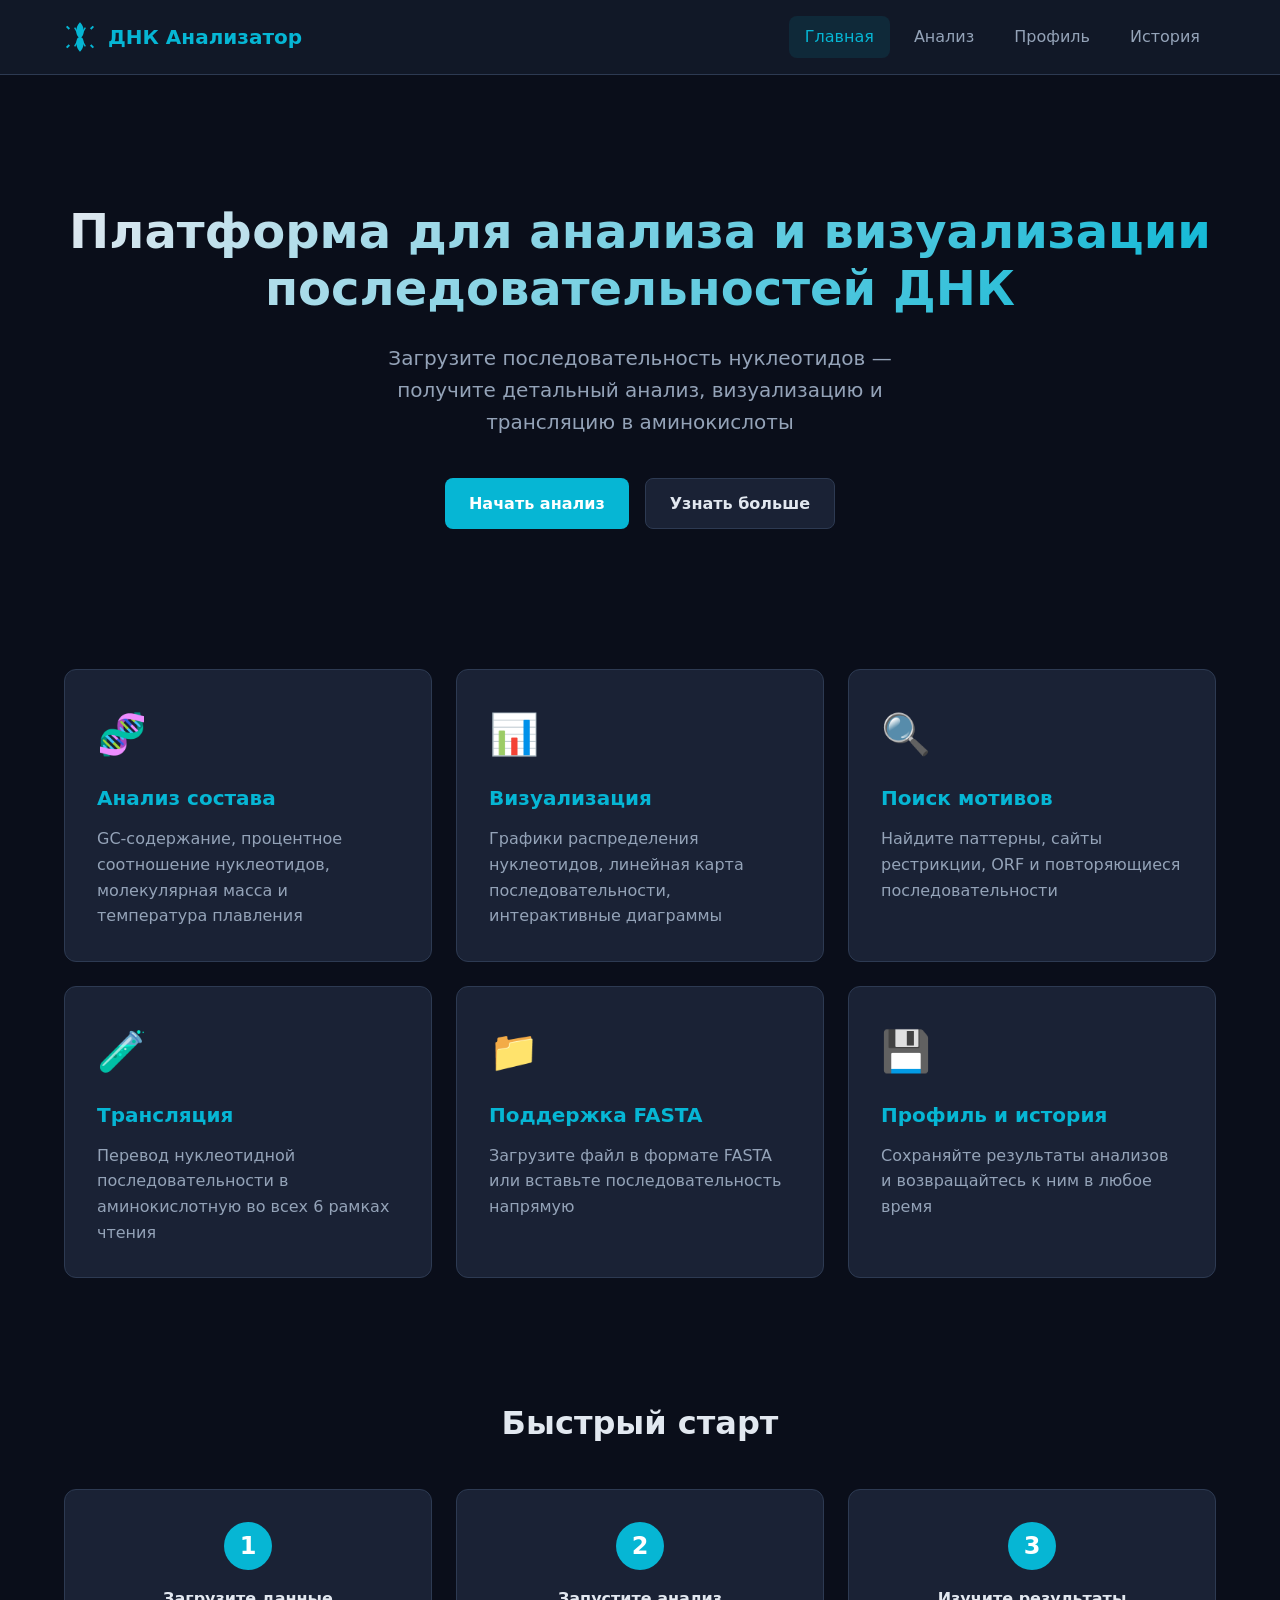
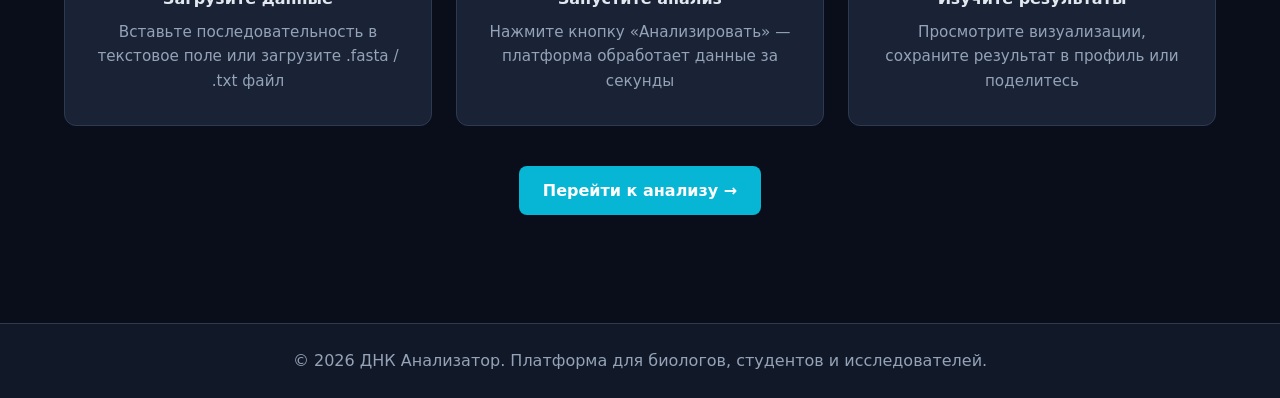
<file: index.html>
<!DOCTYPE html>
<html lang="ru">
<head>
    <meta charset="UTF-8">
    <meta name="viewport" content="width=device-width, initial-scale=1.0">
    <title>ДНК Анализатор — Платформа для анализа последовательностей</title>
    <link rel="stylesheet" href="css/style.css">
</head>
<body>
    <header class="header">
        <div class="container">
            <div class="logo">
                <svg class="dna-icon" viewBox="0 0 24 24" width="32" height="32">
                    <path fill="currentColor" d="M12 2C10.5 3.5 10 6 10 8C10 10 10.5 11 12 12C13.5 11 14 10 14 8C14 6 13.5 3.5 12 2ZM12 22C13.5 20.5 14 18 14 16C14 14 13.5 13 12 12C10.5 13 10 14 10 16C10 18 10.5 20.5 12 22ZM4 6L2 4M20 6L22 4M4 18L2 20M20 18L22 20" stroke="currentColor" stroke-width="1.5" fill="none"/>
                    <line x1="8" y1="5" x2="16" y2="19" stroke="currentColor" stroke-width="1"/>
                    <line x1="16" y1="5" x2="8" y2="19" stroke="currentColor" stroke-width="1"/>
                </svg>
                <span>ДНК Анализатор</span>
            </div>
            <nav class="nav">
                <a href="index.html" class="nav-link active">Главная</a>
                <a href="analysis.html" class="nav-link">Анализ</a>
                <a href="profile.html" class="nav-link">Профиль</a>
                <a href="history.html" class="nav-link">История</a>
            </nav>
        </div>
    </header>

    <main class="main">
        <div class="container">
            <section class="hero">
                <h1>Платформа для анализа и визуализации<br>последовательностей ДНК</h1>
                <p class="hero-subtitle">Загрузите последовательность нуклеотидов — получите детальный анализ, визуализацию и трансляцию в аминокислоты</p>
                <div class="hero-actions">
                    <a href="analysis.html" class="btn btn-primary">Начать анализ</a>
                    <a href="#features" class="btn btn-secondary">Узнать больше</a>
                </div>
            </section>

            <section class="features" id="features">
                <div class="features-grid">
                    <div class="feature-card">
                        <div class="feature-icon">&#x1F9EC;</div>
                        <h3>Анализ состава</h3>
                        <p>GC-содержание, процентное соотношение нуклеотидов, молекулярная масса и температура плавления</p>
                    </div>
                    <div class="feature-card">
                        <div class="feature-icon">&#x1F4CA;</div>
                        <h3>Визуализация</h3>
                        <p>Графики распределения нуклеотидов, линейная карта последовательности, интерактивные диаграммы</p>
                    </div>
                    <div class="feature-card">
                        <div class="feature-icon">&#x1F50D;</div>
                        <h3>Поиск мотивов</h3>
                        <p>Найдите паттерны, сайты рестрикции, ORF и повторяющиеся последовательности</p>
                    </div>
                    <div class="feature-card">
                        <div class="feature-icon">&#x1F9EA;</div>
                        <h3>Трансляция</h3>
                        <p>Перевод нуклеотидной последовательности в аминокислотную во всех 6 рамках чтения</p>
                    </div>
                    <div class="feature-card">
                        <div class="feature-icon">&#x1F4C1;</div>
                        <h3>Поддержка FASTA</h3>
                        <p>Загрузите файл в формате FASTA или вставьте последовательность напрямую</p>
                    </div>
                    <div class="feature-card">
                        <div class="feature-icon">&#x1F4BE;</div>
                        <h3>Профиль и история</h3>
                        <p>Сохраняйте результаты анализов и возвращайтесь к ним в любое время</p>
                    </div>
                </div>
            </section>

            <section class="quick-start">
                <h2>Быстрый старт</h2>
                <div class="quick-start-grid">
                    <div class="qs-card">
                        <div class="qs-number">1</div>
                        <h4>Загрузите данные</h4>
                        <p>Вставьте последовательность в текстовое поле или загрузите .fasta / .txt файл</p>
                    </div>
                    <div class="qs-card">
                        <div class="qs-number">2</div>
                        <h4>Запустите анализ</h4>
                        <p>Нажмите кнопку «Анализировать» — платформа обработает данные за секунды</p>
                    </div>
                    <div class="qs-card">
                        <div class="qs-number">3</div>
                        <h4>Изучите результаты</h4>
                        <p>Просмотрите визуализации, сохраните результат в профиль или поделитесь</p>
                    </div>
                </div>
                <a href="analysis.html" class="btn btn-primary">Перейти к анализу &rarr;</a>
            </section>
        </div>
    </main>

    <footer class="footer">
        <div class="container">
            <p>&copy; 2026 ДНК Анализатор. Платформа для биологов, студентов и исследователей.</p>
        </div>
    </footer>
</body>
</html>
</file>
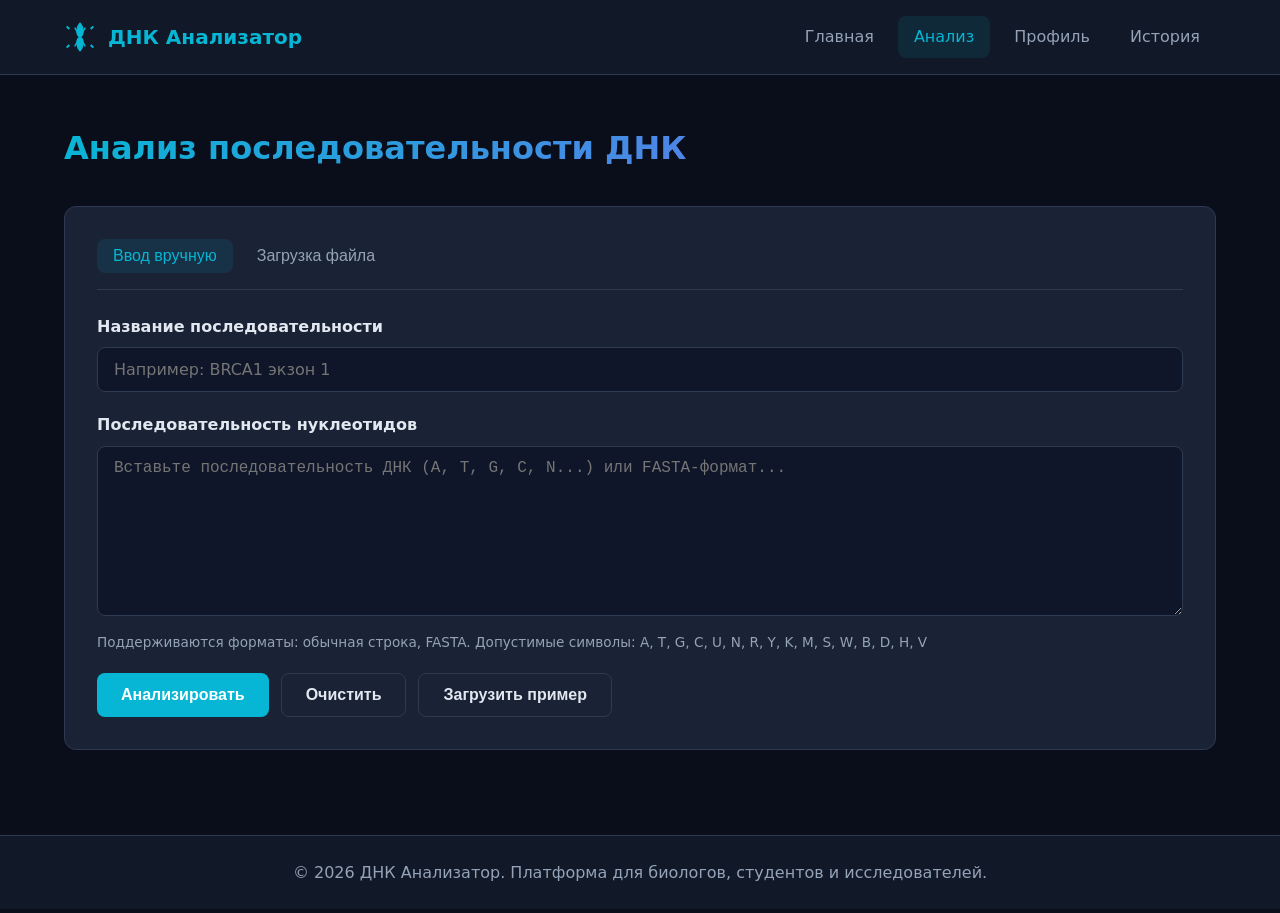
<file: analysis.html>
<!DOCTYPE html>
<html lang="ru">
<head>
    <meta charset="UTF-8">
    <meta name="viewport" content="width=device-width, initial-scale=1.0">
    <title>Анализ последовательности — ДНК Анализатор</title>
    <link rel="stylesheet" href="css/style.css">
</head>
<body>
    <header class="header">
        <div class="container">
            <div class="logo">
                <svg class="dna-icon" viewBox="0 0 24 24" width="32" height="32">
                    <path fill="currentColor" d="M12 2C10.5 3.5 10 6 10 8C10 10 10.5 11 12 12C13.5 11 14 10 14 8C14 6 13.5 3.5 12 2ZM12 22C13.5 20.5 14 18 14 16C14 14 13.5 13 12 12C10.5 13 10 14 10 16C10 18 10.5 20.5 12 22ZM4 6L2 4M20 6L22 4M4 18L2 20M20 18L22 20" stroke="currentColor" stroke-width="1.5" fill="none"/>
                    <line x1="8" y1="5" x2="16" y2="19" stroke="currentColor" stroke-width="1"/>
                    <line x1="16" y1="5" x2="8" y2="19" stroke="currentColor" stroke-width="1"/>
                </svg>
                <span>ДНК Анализатор</span>
            </div>
            <nav class="nav">
                <a href="index.html" class="nav-link">Главная</a>
                <a href="analysis.html" class="nav-link active">Анализ</a>
                <a href="profile.html" class="nav-link">Профиль</a>
                <a href="history.html" class="nav-link">История</a>
            </nav>
        </div>
    </header>

    <main class="main">
        <div class="container">
            <h1 class="page-title">Анализ последовательности ДНК</h1>

            <!-- Ввод данных -->
            <section class="input-section">
                <div class="input-tabs">
                    <button class="tab-btn active" data-tab="manual">Ввод вручную</button>
                    <button class="tab-btn" data-tab="file">Загрузка файла</button>
                </div>

                <div class="tab-content active" id="manual">
                    <div class="form-group">
                        <label for="seqName">Название последовательности</label>
                        <input type="text" id="seqName" placeholder="Например: BRCA1 экзон 1">
                    </div>
                    <div class="form-group">
                        <label for="sequence">Последовательность нуклеотидов</label>
                        <textarea id="sequence" rows="8" placeholder="Вставьте последовательность ДНК (A, T, G, C, N...) или FASTA-формат..."></textarea>
                        <div class="form-hint">Поддерживаются форматы: обычная строка, FASTA. Допустимые символы: A, T, G, C, U, N, R, Y, K, M, S, W, B, D, H, V</div>
                    </div>
                    <div class="form-actions">
                        <button class="btn btn-primary" id="analyzeBtn">Анализировать</button>
                        <button class="btn btn-secondary" id="clearBtn">Очистить</button>
                        <button class="btn btn-secondary" id="sampleBtn">Загрузить пример</button>
                    </div>
                </div>

                <div class="tab-content" id="file">
                    <div class="form-group">
                        <label for="seqNameFile">Название последовательности</label>
                        <input type="text" id="seqNameFile" placeholder="Например: Митохондриальная ДНК">
                    </div>
                    <div class="file-upload" id="fileUpload">
                        <input type="file" id="fileInput" accept=".fasta,.fa,.txt,.seq" hidden>
                        <div class="file-upload-area" id="fileUploadArea">
                            <div class="upload-icon">&#x1F4C1;</div>
                            <p>Перетащите файл сюда или нажмите для выбора</p>
                            <p class="upload-hint">Поддерживаемые форматы: .fasta, .fa, .txt, .seq</p>
                        </div>
                    </div>
                    <div class="file-info" id="fileInfo" style="display:none;">
                        <span id="fileName"></span>
                        <span id="fileSize"></span>
                    </div>
                    <div class="form-actions">
                        <button class="btn btn-primary" id="analyzeFileBtn">Анализировать</button>
                    </div>
                </div>
            </section>

            <!-- Результаты -->
            <section class="results-section" id="resultsSection" style="display:none;">
                <h2>Результаты анализа</h2>

                <!-- Общая статистика -->
                <div class="stats-grid">
                    <div class="stat-card">
                        <div class="stat-value" id="statLength">0</div>
                        <div class="stat-label">Длина (п.н.)</div>
                    </div>
                    <div class="stat-card">
                        <div class="stat-value" id="statGC">0%</div>
                        <div class="stat-label">GC-содержание</div>
                    </div>
                    <div class="stat-card">
                        <div class="stat-value" id="statMW">0</div>
                        <div class="stat-label">Мол. масса (Да)</div>
                    </div>
                    <div class="stat-card">
                        <div class="stat-value" id="statTm">0°C</div>
                        <div class="stat-label">Tm (плавление)</div>
                    </div>
                </div>

                <!-- Состав нуклеотидов -->
                <div class="result-block">
                    <h3>Состав нуклеотидов</h3>
                    <div class="nucleotide-bars" id="nucleotideBars"></div>
                    <div class="chart-container">
                        <canvas id="compositionChart"></canvas>
                    </div>
                </div>

                <!-- Линейная визуализация -->
                <div class="result-block">
                    <h3>Линейная карта последовательности</h3>
                    <div class="sequence-viewer" id="sequenceViewer"></div>
                </div>

                <!-- Поиск мотивов -->
                <div class="result-block">
                    <h3>Поиск мотивов и паттернов</h3>
                    <div class="motif-search">
                        <input type="text" id="motifInput" placeholder="Введите паттерн (например: ATG, GAATTC)">
                        <button class="btn btn-primary" id="searchMotifBtn">Найти</button>
                    </div>
                    <div class="motif-results" id="motifResults"></div>
                </div>

                <!-- Сайты рестрикции -->
                <div class="result-block">
                    <h3>Сайты рестрикции</h3>
                    <div class="restriction-table" id="restrictionTable"></div>
                </div>

                <!-- Трансляция -->
                <div class="result-block">
                    <h3>Трансляция в аминокислоты</h3>
                    <div class="translation-tabs" id="translationTabs"></div>
                    <div class="translation-result" id="translationResult"></div>
                </div>

                <!-- Обратная комплементарная -->
                <div class="result-block">
                    <h3>Обратная комплементарная последовательность</h3>
                    <div class="sequence-output" id="reverseComp"></div>
                    <button class="btn btn-secondary" id="copyRevComp">Копировать</button>
                </div>

                <!-- Действия -->
                <div class="result-actions">
                    <button class="btn btn-primary" id="saveToProfile">Сохранить в профиль</button>
                    <button class="btn btn-secondary" id="exportFasta">Экспорт FASTA</button>
                    <button class="btn btn-secondary" id="exportReport">Скачать отчёт</button>
                </div>
            </section>
        </div>
    </main>

    <footer class="footer">
        <div class="container">
            <p>&copy; 2026 ДНК Анализатор. Платформа для биологов, студентов и исследователей.</p>
        </div>
    </footer>

    <script src="js/analyzer.js"></script>
    <script src="js/visualizer.js"></script>
    <script src="js/storage.js"></script>
    <script src="js/app.js"></script>
</body>
</html>
</file>
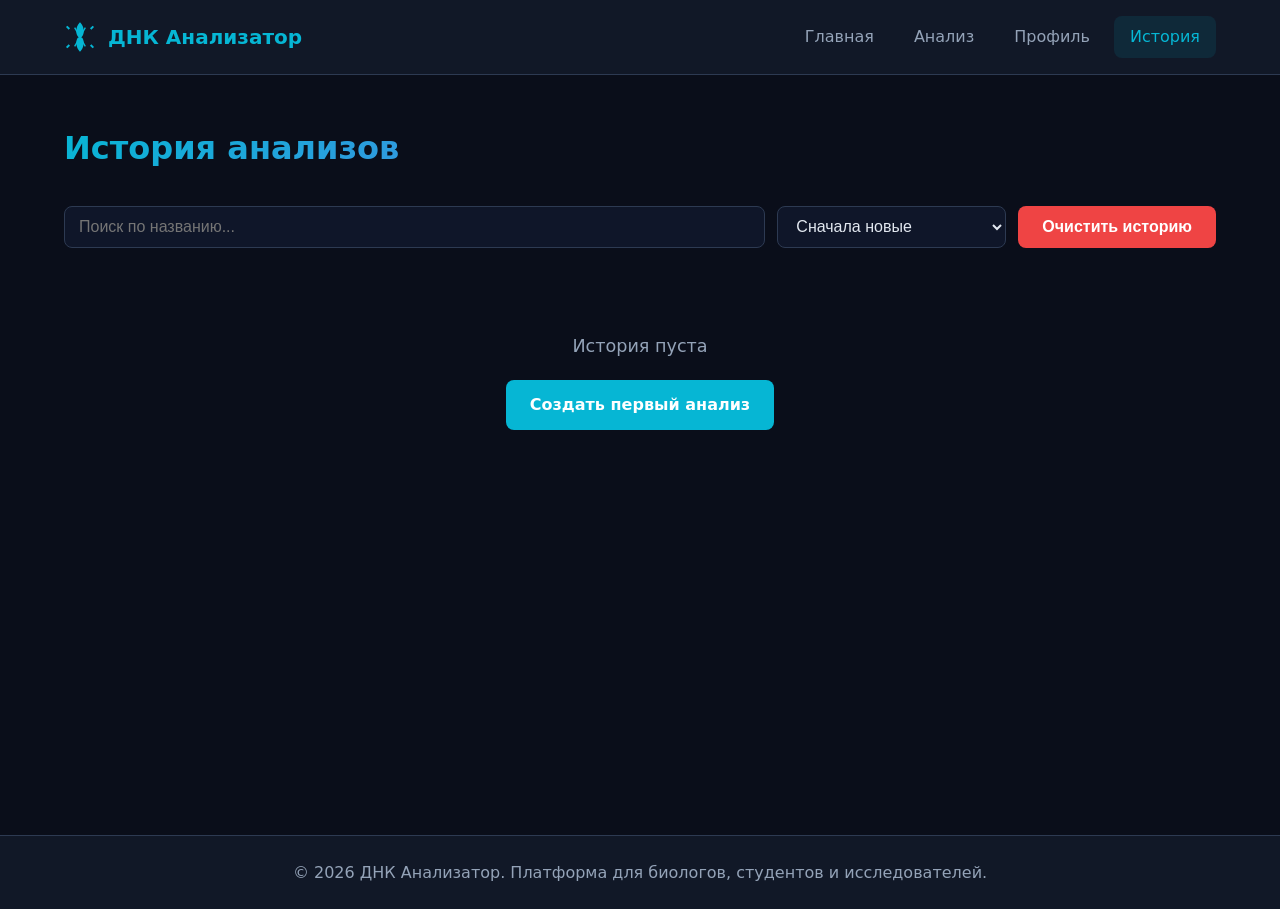
<file: history.html>
<!DOCTYPE html>
<html lang="ru">
<head>
    <meta charset="UTF-8">
    <meta name="viewport" content="width=device-width, initial-scale=1.0">
    <title>История — ДНК Анализатор</title>
    <link rel="stylesheet" href="css/style.css">
</head>
<body>
    <header class="header">
        <div class="container">
            <div class="logo">
                <svg class="dna-icon" viewBox="0 0 24 24" width="32" height="32">
                    <path fill="currentColor" d="M12 2C10.5 3.5 10 6 10 8C10 10 10.5 11 12 12C13.5 11 14 10 14 8C14 6 13.5 3.5 12 2ZM12 22C13.5 20.5 14 18 14 16C14 14 13.5 13 12 12C10.5 13 10 14 10 16C10 18 10.5 20.5 12 22ZM4 6L2 4M20 6L22 4M4 18L2 20M20 18L22 20" stroke="currentColor" stroke-width="1.5" fill="none"/>
                    <line x1="8" y1="5" x2="16" y2="19" stroke="currentColor" stroke-width="1"/>
                    <line x1="16" y1="5" x2="8" y2="19" stroke="currentColor" stroke-width="1"/>
                </svg>
                <span>ДНК Анализатор</span>
            </div>
            <nav class="nav">
                <a href="index.html" class="nav-link">Главная</a>
                <a href="analysis.html" class="nav-link">Анализ</a>
                <a href="profile.html" class="nav-link">Профиль</a>
                <a href="history.html" class="nav-link active">История</a>
            </nav>
        </div>
    </header>

    <main class="main">
        <div class="container">
            <h1 class="page-title">История анализов</h1>

            <div class="history-filters">
                <input type="text" id="historySearch" placeholder="Поиск по названию...">
                <select id="historySort">
                    <option value="newest">Сначала новые</option>
                    <option value="oldest">Сначала старые</option>
                    <option value="longest">По длине (убывание)</option>
                    <option value="shortest">По длине (возрастание)</option>
                </select>
                <button class="btn btn-danger" id="clearHistoryBtn">Очистить историю</button>
            </div>

            <div class="history-list" id="historyList">
                <div class="empty-state">
                    <p>История пуста</p>
                    <a href="analysis.html" class="btn btn-primary">Создать первый анализ</a>
                </div>
            </div>
        </div>
    </main>

    <footer class="footer">
        <div class="container">
            <p>&copy; 2026 ДНК Анализатор. Платформа для биологов, студентов и исследователей.</p>
        </div>
    </footer>

    <script src="js/storage.js"></script>
    <script src="js/history.js"></script>
</body>
</html>
</file>
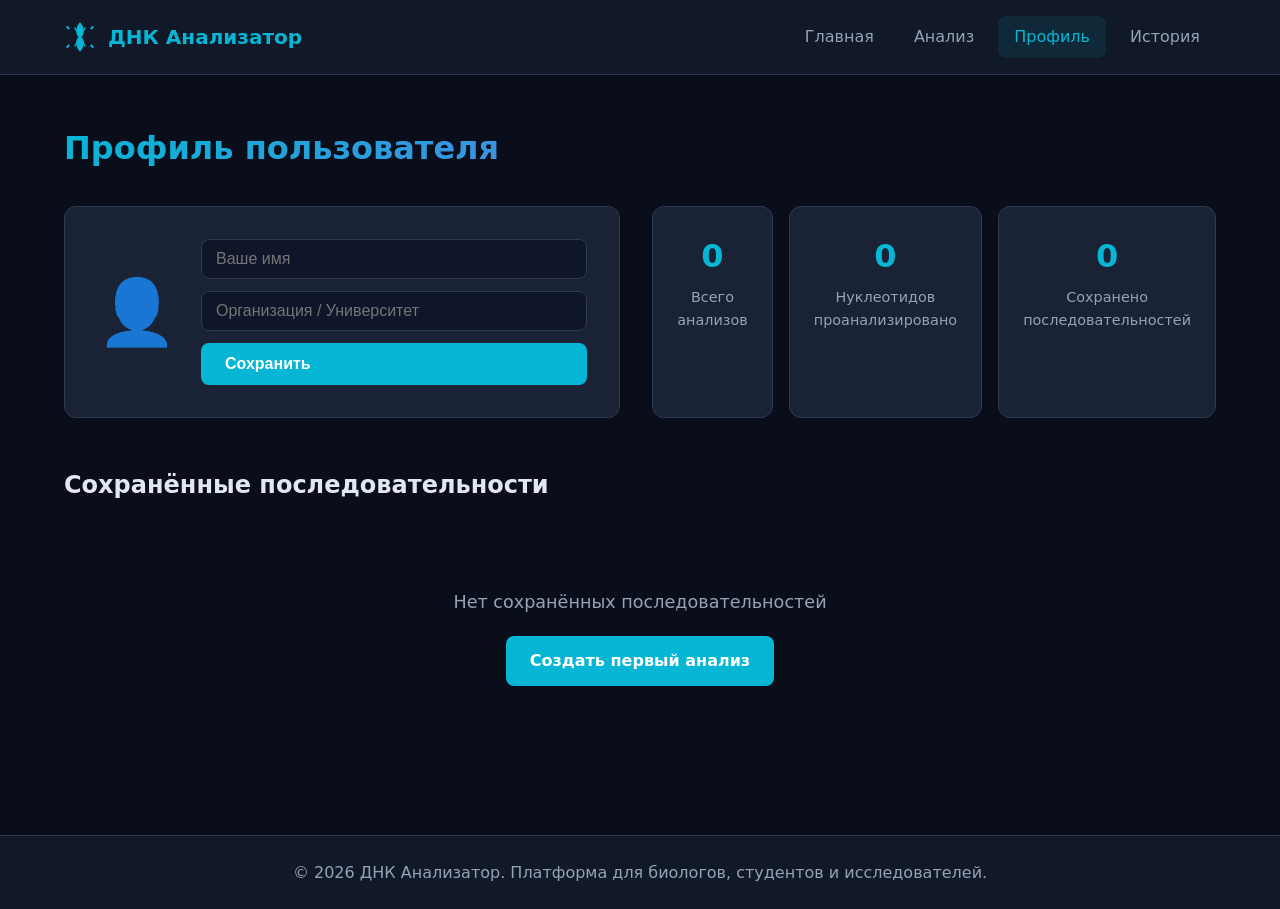
<file: profile.html>
<!DOCTYPE html>
<html lang="ru">
<head>
    <meta charset="UTF-8">
    <meta name="viewport" content="width=device-width, initial-scale=1.0">
    <title>Профиль — ДНК Анализатор</title>
    <link rel="stylesheet" href="css/style.css">
</head>
<body>
    <header class="header">
        <div class="container">
            <div class="logo">
                <svg class="dna-icon" viewBox="0 0 24 24" width="32" height="32">
                    <path fill="currentColor" d="M12 2C10.5 3.5 10 6 10 8C10 10 10.5 11 12 12C13.5 11 14 10 14 8C14 6 13.5 3.5 12 2ZM12 22C13.5 20.5 14 18 14 16C14 14 13.5 13 12 12C10.5 13 10 14 10 16C10 18 10.5 20.5 12 22ZM4 6L2 4M20 6L22 4M4 18L2 20M20 18L22 20" stroke="currentColor" stroke-width="1.5" fill="none"/>
                    <line x1="8" y1="5" x2="16" y2="19" stroke="currentColor" stroke-width="1"/>
                    <line x1="16" y1="5" x2="8" y2="19" stroke="currentColor" stroke-width="1"/>
                </svg>
                <span>ДНК Анализатор</span>
            </div>
            <nav class="nav">
                <a href="index.html" class="nav-link">Главная</a>
                <a href="analysis.html" class="nav-link">Анализ</a>
                <a href="profile.html" class="nav-link active">Профиль</a>
                <a href="history.html" class="nav-link">История</a>
            </nav>
        </div>
    </header>

    <main class="main">
        <div class="container">
            <h1 class="page-title">Профиль пользователя</h1>

            <div class="profile-grid">
                <div class="profile-info">
                    <div class="profile-avatar">&#x1F464;</div>
                    <div class="profile-details">
                        <input type="text" id="userName" class="profile-name-input" placeholder="Ваше имя">
                        <input type="text" id="userOrg" class="profile-org-input" placeholder="Организация / Университет">
                        <button class="btn btn-primary" id="saveProfileBtn">Сохранить</button>
                    </div>
                </div>

                <div class="profile-stats">
                    <div class="stat-card">
                        <div class="stat-value" id="totalAnalyses">0</div>
                        <div class="stat-label">Всего анализов</div>
                    </div>
                    <div class="stat-card">
                        <div class="stat-value" id="totalNucleotides">0</div>
                        <div class="stat-label">Нуклеотидов проанализировано</div>
                    </div>
                    <div class="stat-card">
                        <div class="stat-value" id="savedSequences">0</div>
                        <div class="stat-label">Сохранено последовательностей</div>
                    </div>
                </div>
            </div>

            <section class="saved-sequences">
                <h2>Сохранённые последовательности</h2>
                <div class="sequences-list" id="savedList">
                    <div class="empty-state">
                        <p>Нет сохранённых последовательностей</p>
                        <a href="analysis.html" class="btn btn-primary">Создать первый анализ</a>
                    </div>
                </div>
            </section>
        </div>
    </main>

    <footer class="footer">
        <div class="container">
            <p>&copy; 2026 ДНК Анализатор. Платформа для биологов, студентов и исследователей.</p>
        </div>
    </footer>

    <script src="js/storage.js"></script>
    <script src="js/profile.js"></script>
</body>
</html>
</file>
<file: css/style.css>
/* ===== ДНК Анализатор — Основные стили ===== */

:root {
    --bg-primary: #0a0e1a;
    --bg-secondary: #111827;
    --bg-card: #1a2235;
    --bg-input: #0f1629;
    --text-primary: #e2e8f0;
    --text-secondary: #94a3b8;
    --accent: #06b6d4;
    --accent-hover: #0891b2;
    --accent-glow: rgba(6, 182, 212, 0.3);
    --success: #10b981;
    --warning: #f59e0b;
    --danger: #ef4444;
    --border: #2d3a52;
    --radius: 12px;
    --radius-sm: 8px;
    --shadow: 0 4px 24px rgba(0, 0, 0, 0.3);
    --transition: all 0.3s ease;
}

* {
    margin: 0;
    padding: 0;
    box-sizing: border-box;
}

body {
    font-family: 'Segoe UI', system-ui, -apple-system, sans-serif;
    background: var(--bg-primary);
    color: var(--text-primary);
    line-height: 1.6;
    min-height: 100vh;
}

.container {
    max-width: 1200px;
    margin: 0 auto;
    padding: 0 24px;
}

/* ===== Шапка ===== */
.header {
    background: var(--bg-secondary);
    border-bottom: 1px solid var(--border);
    padding: 16px 0;
    position: sticky;
    top: 0;
    z-index: 100;
    backdrop-filter: blur(10px));
}

.header .container {
    display: flex;
    align-items: center;
    justify-content: space-between;
}

.logo {
    display: flex;
    align-items: center;
    gap: 12px;
    font-size: 1.25rem;
    font-weight: 700;
    color: var(--accent);
}

.dna-icon {
    animation: rotate 20s linear infinite;
}

@keyframes rotate {
    from { transform: rotate(0deg); }
    to { transform: rotate(360deg); }
}

.nav {
    display: flex;
    gap: 8px;
}

.nav-link {
    color: var(--text-secondary);
    text-decoration: none;
    padding: 8px 16px;
    border-radius: var(--radius-sm);
    transition: var(--transition);
    font-weight: 500;
}

.nav-link:hover,
.nav-link.active {
    color: var(--accent);
    background: rgba(6, 182, 212, 0.1);
}

/* ===== Основной контент ===== */
.main {
    padding: 48px 0;
    min-height: calc(100vh - 140px);
}

.page-title {
    font-size: 2rem;
    margin-bottom: 32px;
    background: linear-gradient(135deg, var(--accent), #8b5cf6);
    -webkit-background-clip: text;
    -webkit-text-fill-color: transparent;
    background-clip: text;
}

/* ===== Hero секция ===== */
.hero {
    text-align: center;
    padding: 80px 0;
}

.hero h1 {
    font-size: 3rem;
    line-height: 1.2;
    margin-bottom: 24px;
    background: linear-gradient(135deg, #e2e8f0, var(--accent));
    -webkit-background-clip: text;
    -webkit-text-fill-color: transparent;
    background-clip: text;
}

.hero-subtitle {
    font-size: 1.25rem;
    color: var(--text-secondary);
    max-width: 600px;
    margin: 0 auto 40px;
}

.hero-actions {
    display: flex;
    gap: 16px;
    justify-content: center;
    flex-wrap: wrap;
}

/* ===== Кнопки ===== */
.btn {
    display: inline-flex;
    align-items: center;
    gap: 8px;
    padding: 12px 24px;
    border: none;
    border-radius: var(--radius-sm);
    font-size: 1rem;
    font-weight: 600;
    cursor: pointer;
    transition: var(--transition);
    text-decoration: none;
}

.btn-primary {
    background: var(--accent);
    color: #fff;
}

.btn-primary:hover {
    background: var(--accent-hover);
    box-shadow: 0 0 20px var(--accent-glow);
    transform: translateY(-2px);
}

.btn-secondary {
    background: var(--bg-card);
    color: var(--text-primary);
    border: 1px solid var(--border);
}

.btn-secondary:hover {
    border-color: var(--accent);
    color: var(--accent);
}

.btn-danger {
    background: var(--danger);
    color: #fff;
}

.btn-danger:hover {
    background: #dc2626;
}

/* ===== Карточки ===== */
.features {
    padding: 60px 0;
}

.features-grid {
    display: grid;
    grid-template-columns: repeat(auto-fit, minmax(320px, 1fr));
    gap: 24px;
}

.feature-card {
    background: var(--bg-card);
    border: 1px solid var(--border);
    border-radius: var(--radius);
    padding: 32px;
    transition: var(--transition);
}

.feature-card:hover {
    border-color: var(--accent);
    transform: translateY(-4px);
    box-shadow: var(--shadow);
}

.feature-icon {
    font-size: 2.5rem;
    margin-bottom: 16px;
}

.feature-card h3 {
    font-size: 1.25rem;
    margin-bottom: 12px;
    color: var(--accent);
}

.feature-card p {
    color: var(--text-secondary);
}

/* ===== Быстрый старт ===== */
.quick-start {
    padding: 60px 0;
    text-align: center;
}

.quick-start h2 {
    font-size: 2rem;
    margin-bottom: 40px;
}

.quick-start-grid {
    display: grid;
    grid-template-columns: repeat(auto-fit, minmax(280px, 1fr));
    gap: 24px;
    margin-bottom: 40px;
}

.qs-card {
    background: var(--bg-card);
    border: 1px solid var(--border);
    border-radius: var(--radius);
    padding: 32px;
    position: relative;
}

.qs-number {
    width: 48px;
    height: 48px;
    background: var(--accent);
    color: #fff;
    border-radius: 50%;
    display: flex;
    align-items: center;
    justify-content: center;
    font-size: 1.5rem;
    font-weight: 700;
    margin: 0 auto 16px;
}

.qs-card h4 {
    margin-bottom: 8px;
}

.qs-card p {
    color: var(--text-secondary);
    font-size: 0.95rem;
}

/* ===== Формы ===== */
.input-section {
    background: var(--bg-card);
    border: 1px solid var(--border);
    border-radius: var(--radius);
    padding: 32px;
    margin-bottom: 32px;
}

.input-tabs {
    display: flex;
    gap: 8px;
    margin-bottom: 24px;
    border-bottom: 1px solid var(--border);
    padding-bottom: 16px;
}

.tab-btn {
    background: none;
    border: none;
    color: var(--text-secondary);
    padding: 8px 16px;
    cursor: pointer;
    font-size: 1rem;
    border-radius: var(--radius-sm);
    transition: var(--transition);
}

.tab-btn.active {
    color: var(--accent);
    background: rgba(6, 182, 212, 0.1);
}

.tab-content {
    display: none;
}

.tab-content.active {
    display: block;
}

.form-group {
    margin-bottom: 20px;
}

.form-group label {
    display: block;
    margin-bottom: 8px;
    font-weight: 600;
    color: var(--text-primary);
}

.form-group input,
.form-group textarea,
.form-group select {
    width: 100%;
    padding: 12px 16px;
    background: var(--bg-input);
    border: 1px solid var(--border);
    border-radius: var(--radius-sm);
    color: var(--text-primary);
    font-size: 1rem;
    font-family: inherit;
    transition: var(--transition);
}

.form-group input:focus,
.form-group textarea:focus,
.form-group select:focus {
    outline: none;
    border-color: var(--accent);
    box-shadow: 0 0 0 3px var(--accent-glow);
}

.form-group textarea {
    resize: vertical;
    min-height: 150px;
    font-family: 'Consolas', 'Monaco', monospace;
}

.form-hint {
    margin-top: 8px;
    font-size: 0.85rem;
    color: var(--text-secondary);
}

.form-actions {
    display: flex;
    gap: 12px;
    flex-wrap: wrap;
}

/* ===== Загрузка файлов ===== */
.file-upload-area {
    border: 2px dashed var(--border);
    border-radius: var(--radius);
    padding: 48px;
    text-align: center;
    cursor: pointer;
    transition: var(--transition);
}

.file-upload-area:hover {
    border-color: var(--accent);
    background: rgba(6, 182, 212, 0.05);
}

.upload-icon {
    font-size: 3rem;
    margin-bottom: 16px;
}

.upload-hint {
    color: var(--text-secondary);
    font-size: 0.9rem;
    margin-top: 8px;
}

.file-info {
    margin-top: 16px;
    padding: 12px 16px;
    background: var(--bg-input);
    border-radius: var(--radius-sm);
    display: flex;
    justify-content: space-between;
}

/* ===== Результаты ===== */
.results-section {
    animation: fadeIn 0.5s ease;
}

@keyframes fadeIn {
    from { opacity: 0; transform: translateY(20px); }
    to { opacity: 1; transform: translateY(0); }
}

.stats-grid {
    display: grid;
    grid-template-columns: repeat(auto-fit, minmax(200px, 1fr));
    gap: 16px;
    margin-bottom: 32px;
}

.stat-card {
    background: var(--bg-card);
    border: 1px solid var(--border);
    border-radius: var(--radius);
    padding: 24px;
    text-align: center;
}

.stat-value {
    font-size: 2rem;
    font-weight: 700;
    color: var(--accent);
}

.stat-label {
    color: var(--text-secondary);
    font-size: 0.9rem;
    margin-top: 4px;
}

.result-block {
    background: var(--bg-card);
    border: 1px solid var(--border);
    border-radius: var(--radius);
    padding: 24px;
    margin-bottom: 24px;
}

.result-block h3 {
    margin-bottom: 16px;
    color: var(--accent);
}

/* ===== Нуклеотидные бары ===== */
.nucleotide-bars {
    display: flex;
    flex-direction: column;
    gap: 12px;
    margin-bottom: 24px;
}

.nuc-bar {
    display: flex;
    align-items: center;
    gap: 12px;
}

.nuc-label {
    width: 24px;
    font-weight: 700;
    text-align: center;
}

.nuc-progress {
    flex: 1;
    height: 24px;
    background: var(--bg-input);
    border-radius: 12px;
    overflow: hidden;
}

.nuc-fill {
    height: 100%;
    border-radius: 12px;
    transition: width 0.8s ease;
}

.nuc-count {
    width: 80px;
    text-align: right;
    color: var(--text-secondary);
    font-size: 0.9rem;
}

/* ===== Последовательность ===== */
.sequence-viewer {
    font-family: 'Consolas', 'Monaco', monospace;
    font-size: 0.85rem;
    line-height: 1.8;
    max-height: 200px;
    overflow-y: auto;
    background: var(--bg-input);
    padding: 16px;
    border-radius: var(--radius-sm);
    word-break: break-all;
}

.seq-A { color: #10b981; }
.seq-T { color: #ef4444; }
.seq-G { color: #f59e0b; }
.seq-C { color: #3b82f6; }
.seq-N { color: #6b7280; }

/* ===== Мотивы ===== */
.motif-search {
    display: flex;
    gap: 12px;
    margin-bottom: 16px;
}

.motif-search input {
    flex: 1;
    padding: 12px 16px;
    background: var(--bg-input);
    border: 1px solid var(--border);
    border-radius: var(--radius-sm);
    color: var(--text-primary);
    font-size: 1rem;
}

.motif-results {
    display: flex;
    flex-wrap: wrap;
    gap: 8px;
}

.motif-tag {
    background: var(--bg-input);
    border: 1px solid var(--border);
    padding: 6px 12px;
    border-radius: 20px;
    font-size: 0.9rem;
}

.motif-tag .count {
    color: var(--accent);
    font-weight: 700;
}

/* ===== Рестрикция ===== */
.restriction-table {
    overflow-x: auto;
}

.restriction-table table {
    width: 100%;
    border-collapse: collapse;
}

.restriction-table th,
.restriction-table td {
    padding: 12px;
    text-align: left;
    border-bottom: 1px solid var(--border);
}

.restriction-table th {
    color: var(--accent);
    font-weight: 600;
}

/* ===== Трансляция ===== */
.translation-tabs {
    display: flex;
    gap: 8px;
    margin-bottom: 16px;
    flex-wrap: wrap;
}

.trans-tab {
    padding: 8px 16px;
    background: var(--bg-input);
    border: 1px solid var(--border);
    border-radius: var(--radius-sm);
    color: var(--text-secondary);
    cursor: pointer;
    transition: var(--transition);
}

.trans-tab.active {
    background: var(--accent);
    color: #fff;
    border-color: var(--accent);
}

.translation-result {
    font-family: 'Consolas', 'Monaco', monospace;
    background: var(--bg-input);
    padding: 16px;
    border-radius: var(--radius-sm);
    max-height: 300px;
    overflow-y: auto;
    white-space: pre-wrap;
    word-break: break-all;
}

/* ===== Обратная комплементарная ===== */
.sequence-output {
    font-family: 'Consolas', 'Monaco', monospace;
    background: var(--bg-input);
    padding: 16px;
    border-radius: var(--radius-sm);
    max-height: 150px;
    overflow-y: auto;
    word-break: break-all;
    margin-bottom: 12px;
    font-size: 0.9rem;
}

/* ===== Действия с результатами ===== */
.result-actions {
    display: flex;
    gap: 12px;
    flex-wrap: wrap;
    margin-top: 32px;
}

/* ===== Профиль ===== */
.profile-grid {
    display: grid;
    grid-template-columns: 1fr 1fr;
    gap: 32px;
    margin-bottom: 48px;
}

.profile-info {
    background: var(--bg-card);
    border: 1px solid var(--border);
    border-radius: var(--radius);
    padding: 32px;
    display: flex;
    align-items: center;
    gap: 24px;
}

.profile-avatar {
    font-size: 4rem;
}

.profile-details {
    flex: 1;
    display: flex;
    flex-direction: column;
    gap: 12px;
}

.profile-name-input,
.profile-org-input {
    padding: 10px 14px;
    background: var(--bg-input);
    border: 1px solid var(--border);
    border-radius: var(--radius-sm);
    color: var(--text-primary);
    font-size: 1rem;
}

.profile-stats {
    display: grid;
    grid-template-columns: repeat(3, 1fr);
    gap: 16px;
}

/* ===== Сохранённые последовательности ===== */
.saved-sequences {
    margin-top: 48px;
}

.saved-sequences h2 {
    margin-bottom: 24px;
}

.sequences-list {
    display: flex;
    flex-direction: column;
    gap: 16px;
}

.sequence-item {
    background: var(--bg-card);
    border: 1px solid var(--border);
    border-radius: var(--radius);
    padding: 20px;
    display: flex;
    justify-content: space-between;
    align-items: center;
    transition: var(--transition);
}

.sequence-item:hover {
    border-color: var(--accent);
}

.sequence-item-info h4 {
    margin-bottom: 4px;
}

.sequence-item-info p {
    color: var(--text-secondary);
    font-size: 0.9rem;
}

.sequence-item-actions {
    display: flex;
    gap: 8px;
}

/* ===== История ===== */
.history-filters {
    display: flex;
    gap: 12px;
    margin-bottom: 24px;
    flex-wrap: wrap;
}

.history-filters input,
.history-filters select {
    padding: 10px 14px;
    background: var(--bg-input);
    border: 1px solid var(--border);
    border-radius: var(--radius-sm);
    color: var(--text-primary);
    font-size: 1rem;
}

.history-filters input {
    flex: 1;
    min-width: 200px;
}

.history-list {
    display: flex;
    flex-direction: column;
    gap: 12px;
}

.history-item {
    background: var(--bg-card);
    border: 1px solid var(--border);
    border-radius: var(--radius);
    padding: 16px 20px;
    display: flex;
    justify-content: space-between;
    align-items: center;
    transition: var(--transition);
}

.history-item:hover {
    border-color: var(--accent);
}

.history-item-info {
    flex: 1;
}

.history-item-info h4 {
    margin-bottom: 4px;
}

.history-item-info p {
    color: var(--text-secondary);
    font-size: 0.85rem;
}

.history-item-meta {
    text-align: right;
    color: var(--text-secondary);
    font-size: 0.85rem;
}

/* ===== Пустое состояние ===== */
.empty-state {
    text-align: center;
    padding: 60px 20px;
    color: var(--text-secondary);
}

.empty-state p {
    margin-bottom: 20px;
    font-size: 1.1rem;
}

/* ===== Графики ===== */
.chart-container {
    position: relative;
    height: 300px;
    margin-top: 24px;
}

/* ===== Футер ===== */
.footer {
    background: var(--bg-secondary);
    border-top: 1px solid var(--border);
    padding: 24px 0;
    text-align: center;
    color: var(--text-secondary);
}

/* ===== Адаптивность ===== */
@media (max-width: 768px) {
    .hero h1 {
        font-size: 2rem;
    }

    .profile-grid {
        grid-template-columns: 1fr;
    }

    .profile-stats {
        grid-template-columns: 1fr;
    }

    .nav {
        display: none;
    }

    .stats-grid {
        grid-template-columns: repeat(2, 1fr);
    }
}

/* ===== Скроллбар ===== */
::-webkit-scrollbar {
    width: 8px;
    height: 8px;
}

::-webkit-scrollbar-track {
    background: var(--bg-primary);
}

::-webkit-scrollbar-thumb {
    background: var(--border);
    border-radius: 4px;
}

::-webkit-scrollbar-thumb:hover {
    background: var(--accent);
}
</file>
